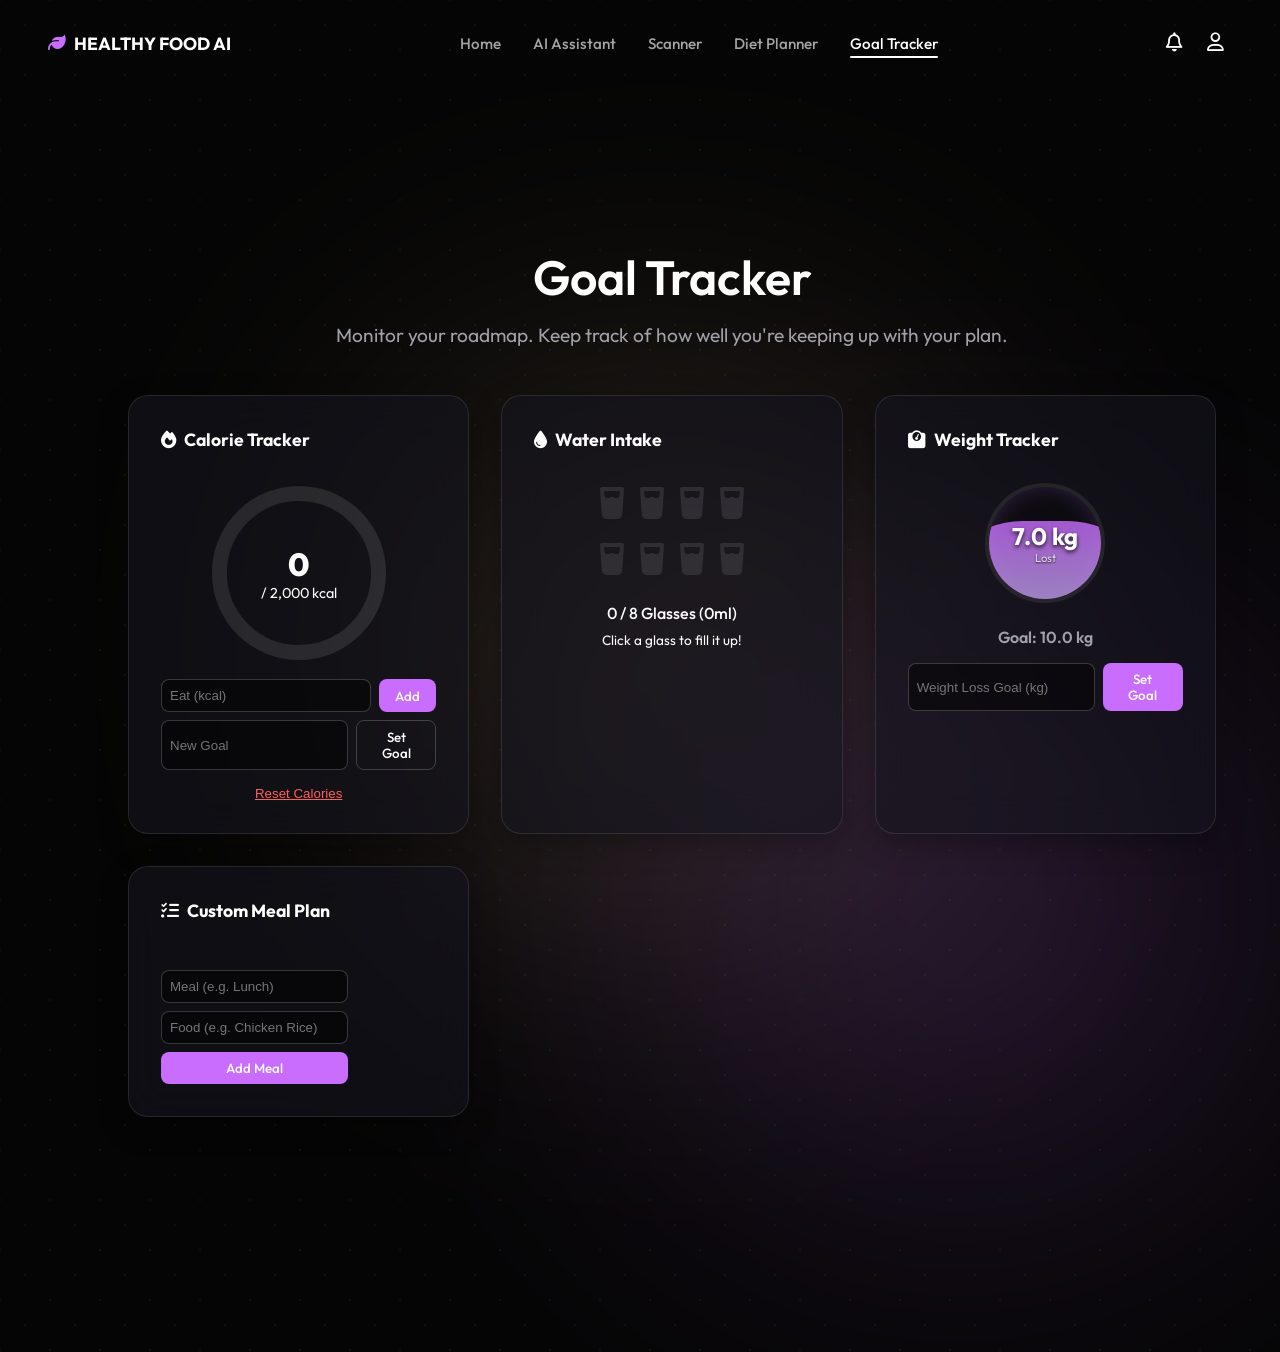
<file: frontend/goal_tracker.html>
<!DOCTYPE html>
<html lang="en">

<head>
    <meta charset="UTF-8">
    <meta name="viewport" content="width=device-width, initial-scale=1.0">
    <title>Healthy Food AI - Goal Tracker</title>
    <link rel="preconnect" href="https://fonts.googleapis.com">
    <link rel="preconnect" href="https://fonts.gstatic.com" crossorigin>
    <link href="https://fonts.googleapis.com/css2?family=Outfit:wght@300;400;500;600;700;800&display=swap"
        rel="stylesheet">
    <link rel="stylesheet" href="dashboard_new.css?v=14">
    <link rel="stylesheet" href="https://cdnjs.cloudflare.com/ajax/libs/font-awesome/6.4.0/css/all.min.css">
    <style>
        /* Base page styling since we are reusing dashboard_new.css */
        body {
            background-color: #050505;
            color: #fff;
            overflow-x: hidden;
            overflow-y: auto;
        }
        #app-wrapper {
            visibility: visible;
            opacity: 1;
        }
        .hero-section {
            margin-top: 8rem;
            display: flex;
            justify-content: center;
        }
        .progress-dashboard-section {
            width: 100%;
            max-width: 1200px;
        }
        @keyframes spin {
            from { transform: rotate(0deg); }
            to { transform: rotate(360deg); }
        }
        /* Make the grid adapt to 4 columns or 2 columns if screen is small */
        .tracker-grid {
            display: grid;
            grid-template-columns: repeat(auto-fit, minmax(280px, 1fr));
            gap: 2rem;
            width: 100%;
        }
    </style>
</head>

<body>
    <div id="app-wrapper">
        <div class="bg-blob blob-orange"></div>
        <div class="bg-blob blob-purple"></div>

        <!-- Top Navigation -->
        <nav class="top-nav">
            <div class="logo">
                <i class="fa-solid fa-leaf"></i>
                <span>HEALTHY FOOD AI</span>
            </div>

            <div class="nav-links">
                <a href="dashboard.html">Home</a>
                <a href="chat.html">AI Assistant</a>
                <a href="scanner.html">Scanner</a>
                <a href="planner.html">Diet Planner</a>
                <a href="goal_tracker.html" class="active">Goal Tracker</a>
            </div>

            <div class="nav-icons">
                <button><i class="fa-regular fa-bell"></i></button>
                <div class="profile-dropdown-container" style="position: relative; display: inline-block;">
                    <button class="nav-icon-btn profile-btn" style="background: none; border: none; color: inherit; font-size: 1.2rem; cursor: pointer; padding: 0.5rem;"><i class="fa-regular fa-user"></i></button>
                    <div class="profile-dropdown" style="display: none; position: absolute; right: 0; top: 100%; background: rgba(20,20,25,0.95); backdrop-filter: blur(10px); border: 1px solid rgba(255,255,255,0.1); border-radius: 12px; padding: 1rem; width: 220px; box-shadow: 0 10px 30px rgba(0,0,0,0.5); z-index: 9999; margin-top: 0.5rem; text-align: left;">
                        <div class="dropdown-header" style="border-bottom: 1px solid rgba(255,255,255,0.1); padding-bottom: 0.8rem; margin-bottom: 0.8rem;">
                            <strong class="dropdown-name" style="display: block; color: #fff; font-size: 1.1rem; margin-bottom: 0.2rem;">Loading...</strong>
                            <span class="dropdown-email" style="display: block; color: #a1a1aa; font-size: 0.9rem;"></span>
                        </div>
                        <a href="profile.html" style="display: block; color: #fff; text-decoration: none; padding: 0.5rem 0; font-size: 1rem; transition: color 0.2s;"><i class="fa-regular fa-id-card" style="margin-right: 8px;"></i> View Profile</a>
                        <a href="#" class="logout-btn" style="display: block; color: #ff5e5e; text-decoration: none; padding: 0.5rem 0; font-size: 1rem; transition: color 0.2s; margin-top: 0.3rem;"><i class="fa-solid fa-arrow-right-from-bracket" style="margin-right: 8px;"></i> Logout</a>
                    </div>
                </div>
            </div>
        </nav>

        <main class="hero-section">
            <div class="progress-dashboard-section" style="padding-bottom: 5rem;">
                <div class="options-header" style="text-align: center; margin-bottom: 3rem;">
                    <h2 style="font-size: 3rem; margin-bottom: 1rem;">Goal Tracker</h2>
                    <p style="color: #a1a1aa; font-size: 1.2rem;">Monitor your roadmap. Keep track of how well you're keeping up with your plan.</p>
                </div>
                
                <div class="tracker-grid">
                    <!-- Daily Calorie Goal -->
                    <div class="tracker-card glass-card" style="display: flex; flex-direction: column; align-items: center;">
                        <h3 style="align-self: flex-start;"><i class="fa-solid fa-fire"></i> Calorie Tracker</h3>
                        <div class="calorie-ring-container" style="margin-bottom: 1rem;">
                            <svg viewBox="0 0 36 36" class="circular-chart-tracker">
                                <path class="circle-bg" d="M18 2.0845 a 15.9155 15.9155 0 0 1 0 31.831 a 15.9155 15.9155 0 0 1 0 -31.831" fill="none" stroke="rgba(255,255,255,0.1)" stroke-width="3" />
                                <path id="cal-circle-fill" class="circle-fill" stroke-dasharray="0, 100" d="M18 2.0845 a 15.9155 15.9155 0 0 1 0 31.831 a 15.9155 15.9155 0 0 1 0 -31.831" fill="none" stroke="#c96dff" stroke-width="3" style="transition: stroke-dasharray 0.5s ease;" />
                            </svg>
                            <div class="calorie-text">
                                <span class="cal-number" id="cal-number">0</span>
                                <span class="cal-label">/ <span id="cal-goal">2000</span> kcal</span>
                            </div>
                        </div>
                        <div class="manual-input-group" style="width: 100%; display: flex; gap: 0.5rem; justify-content: space-between; margin-bottom: 0.5rem;">
                            <input type="number" id="cal-input" placeholder="Eat (kcal)" style="flex:1; padding: 0.5rem; border-radius: 8px; border: 1px solid rgba(255,255,255,0.2); background: rgba(0,0,0,0.5); color: #fff;">
                            <button id="add-cal-btn" class="btn-solid-purple" style="padding: 0.5rem 1rem; border-radius: 8px; border: none; cursor: pointer; color: #fff;">Add</button>
                        </div>
                        <div class="manual-input-group" style="width: 100%; display: flex; gap: 0.5rem; justify-content: space-between;">
                            <input type="number" id="goal-input" placeholder="New Goal" style="flex:1; padding: 0.5rem; border-radius: 8px; border: 1px solid rgba(255,255,255,0.2); background: rgba(0,0,0,0.5); color: #fff;">
                            <button id="set-goal-btn" class="btn-outline" style="padding: 0.5rem 1rem; border-radius: 8px; cursor: pointer;">Set Goal</button>
                        </div>
                        <button id="reset-cal-btn" style="margin-top: 1rem; background: none; border: none; color: #ff5e5e; cursor: pointer; text-decoration: underline;">Reset Calories</button>
                    </div>

                    <!-- Water Intake -->
                    <div class="tracker-card glass-card">
                        <h3><i class="fa-solid fa-droplet"></i> Water Intake</h3>
                        <div class="water-tracker" id="water-tracker-container">
                            <div class="water-glass"><i class="fa-solid fa-glass-water"></i></div>
                            <div class="water-glass"><i class="fa-solid fa-glass-water"></i></div>
                            <div class="water-glass"><i class="fa-solid fa-glass-water"></i></div>
                            <div class="water-glass"><i class="fa-solid fa-glass-water"></i></div>
                            <div class="water-glass"><i class="fa-solid fa-glass-water"></i></div>
                            <div class="water-glass"><i class="fa-solid fa-glass-water"></i></div>
                            <div class="water-glass"><i class="fa-solid fa-glass-water"></i></div>
                            <div class="water-glass"><i class="fa-solid fa-glass-water"></i></div>
                        </div>
                        <p class="water-status" id="water-status-text">0 / 8 Glasses (0ml)</p>
                        <p style="font-size: 0.85rem; color: var(--text-muted); text-align: center; margin-top: 0.5rem;">Click a glass to fill it up!</p>
                    </div>

                    <!-- Weight Loss Tracker -->
                    <div class="tracker-card glass-card" style="display: flex; flex-direction: column; align-items: center;">
                        <h3 style="align-self: flex-start;"><i class="fa-solid fa-weight-scale"></i> Weight Tracker</h3>
                        
                        <div class="fluid-container" style="position: relative; width: 120px; height: 120px; border-radius: 50%; border: 4px solid rgba(255,255,255,0.1); overflow: hidden; margin-bottom: 1.5rem; background: rgba(0,0,0,0.3); box-shadow: inset 0 0 20px rgba(201,109,255,0.2);">
                            <div class="fluid-wave" id="fluid-wave" style="position: absolute; top: var(--wave-y, 100%); left: -50%; width: 200%; height: 200%; background: linear-gradient(180deg, rgba(201,109,255,0.8) 0%, rgba(163,247,191,0.8) 100%); border-radius: 40%; --wave-y: 100%; transition: top 1.5s ease-in-out; animation: spin 4s linear infinite;"></div>
                            <div style="position: absolute; top: 0; left: 0; width: 100%; height: 100%; display: flex; flex-direction: column; justify-content: center; align-items: center; z-index: 2;">
                                <span id="weight-loss-text" style="font-size: 1.5rem; font-weight: 700; text-shadow: 0 2px 4px rgba(0,0,0,0.8);">0 kg</span>
                                <span id="weight-loss-label" style="font-size: 0.7rem; color: rgba(255,255,255,0.8); text-shadow: 0 1px 2px rgba(0,0,0,0.8);">Lost</span>
                            </div>
                        </div>
                        <div id="weight-goal-text-display" style="font-size: 1rem; color: #a1a1aa; font-weight: 600; text-align: center; margin-bottom: 1rem;">
                            Goal: 10.0 kg
                        </div>

                        <div class="manual-input-group" style="width: 100%; display: flex; gap: 0.5rem; justify-content: space-between;">
                            <input type="number" step="0.1" id="goal-weight-input" placeholder="Weight Loss Goal (kg)" style="flex:1; padding: 0.5rem; border-radius: 8px; border: 1px solid rgba(255,255,255,0.2); background: rgba(0,0,0,0.5); color: #fff;">
                            <button id="set-weight-goal-btn" class="btn-solid-purple" style="padding: 0.5rem 1rem; border-radius: 8px; border: none; cursor: pointer; color: #fff;">Set Goal</button>
                        </div>
                    </div>

                    <!-- Meal Checklist -->
                    <div class="tracker-card glass-card meal-tracker" style="display: flex; flex-direction: column;">
                        <h3><i class="fa-solid fa-list-check"></i> Custom Meal Plan</h3>
                        <div id="meal-list" style="flex: 1; overflow-y: auto; max-height: 200px; margin-bottom: 1rem; display: flex; flex-direction: column; gap: 0.5rem;">
                            <!-- Meals dynamically added here -->
                        </div>
                        <div class="manual-input-group" style="display: flex; flex-direction: column; gap: 0.5rem;">
                            <input type="text" id="meal-name-input" placeholder="Meal (e.g. Lunch)" style="padding: 0.5rem; border-radius: 8px; border: 1px solid rgba(255,255,255,0.2); background: rgba(0,0,0,0.5); color: #fff;">
                            <input type="text" id="meal-desc-input" placeholder="Food (e.g. Chicken Rice)" style="padding: 0.5rem; border-radius: 8px; border: 1px solid rgba(255,255,255,0.2); background: rgba(0,0,0,0.5); color: #fff;">
                            <button id="add-meal-btn" class="btn-solid-purple" style="padding: 0.5rem 1rem; border-radius: 8px; border: none; cursor: pointer; color: #fff;">Add Meal</button>
                        </div>
                    </div>
                </div>
            </div>
        </main>
    </div>
    
    <script src="https://cdnjs.cloudflare.com/ajax/libs/gsap/3.12.2/gsap.min.js"></script>
    <script src="nav_dropdown.js"></script>
    <script>
        document.addEventListener('DOMContentLoaded', () => {
            // Load state from localStorage or defaults
            let currentCals = parseInt(localStorage.getItem('hf_currentCals')) || 0;
            let goalCals = parseInt(localStorage.getItem('hf_goalCals')) || 2000;
            let currentWater = parseInt(localStorage.getItem('hf_currentWater')) || 0;
            let meals = JSON.parse(localStorage.getItem('hf_meals')) || [];

            // Calorie DOM
            const calNumber = document.getElementById('cal-number');
            const calGoal = document.getElementById('cal-goal');
            const calCircleFill = document.getElementById('cal-circle-fill');
            
            function updateCalorieUI() {
                calNumber.innerText = currentCals.toLocaleString();
                calGoal.innerText = goalCals.toLocaleString();
                let pct = Math.min(100, Math.max(0, (currentCals / goalCals) * 100));
                calCircleFill.setAttribute('stroke-dasharray', `${pct}, 100`);
                // Change color if over limit
                if(currentCals > goalCals) {
                    calCircleFill.setAttribute('stroke', 'var(--red)');
                } else {
                    calCircleFill.setAttribute('stroke', '#c96dff');
                }
                localStorage.setItem('hf_currentCals', currentCals);
                localStorage.setItem('hf_goalCals', goalCals);
            }

            document.getElementById('add-cal-btn').addEventListener('click', () => {
                const val = parseInt(document.getElementById('cal-input').value);
                if(val && !isNaN(val)) {
                    currentCals += val;
                    updateCalorieUI();
                    document.getElementById('cal-input').value = '';
                }
            });

            document.getElementById('set-goal-btn').addEventListener('click', () => {
                const val = parseInt(document.getElementById('goal-input').value);
                if(val && !isNaN(val) && val > 0) {
                    goalCals = val;
                    updateCalorieUI();
                    document.getElementById('goal-input').value = '';
                }
            });

            document.getElementById('reset-cal-btn').addEventListener('click', () => {
                currentCals = 0;
                updateCalorieUI();
            });

            // Water DOM
            const waterGlasses = document.querySelectorAll('.water-glass');
            const waterStatus = document.getElementById('water-status-text');

            function updateWaterUI() {
                waterGlasses.forEach((glass, i) => {
                    if (i < currentWater) {
                        glass.classList.add('filled');
                    } else {
                        glass.classList.remove('filled');
                    }
                });
                waterStatus.innerText = `${currentWater} / 8 Glasses (${currentWater * 250}ml)`;
                localStorage.setItem('hf_currentWater', currentWater);
            }

            waterGlasses.forEach((glass, index) => {
                glass.addEventListener('click', () => {
                    // If clicking the current exact level, unfill it (reduce by 1)
                    if (currentWater === index + 1) {
                        currentWater = index;
                    } else {
                        currentWater = index + 1;
                    }
                    updateWaterUI();
                    gsap.fromTo(glass, { scale: 0.8 }, { scale: 1.1, duration: 0.3, yoyo: true, repeat: 1 });
                });
            });

            // Meals DOM
            const mealList = document.getElementById('meal-list');
            
            function renderMeals() {
                mealList.innerHTML = '';
                meals.forEach((meal, i) => {
                    const div = document.createElement('div');
                    div.className = 'meal-check-item ' + (meal.completed ? 'completed' : '');
                    div.innerHTML = `
                        <i class="${meal.completed ? 'fa-solid fa-circle-check' : 'fa-regular fa-circle'}" style="cursor: pointer;"></i>
                        <div class="meal-info">
                            <span class="meal-name">${meal.name}</span>
                            <span class="meal-desc">${meal.desc}</span>
                        </div>
                        <i class="fa-solid fa-trash delete-meal-btn" style="margin-left: auto; color: var(--red); cursor: pointer; font-size: 0.9rem;" data-index="${i}"></i>
                    `;
                    
                    // Toggle completion
                    div.querySelector('.fa-circle, .fa-circle-check').addEventListener('click', () => {
                        meals[i].completed = !meals[i].completed;
                        saveAndRenderMeals();
                    });

                    // Delete meal
                    div.querySelector('.delete-meal-btn').addEventListener('click', (e) => {
                        e.stopPropagation();
                        meals.splice(i, 1);
                        saveAndRenderMeals();
                    });

                    mealList.appendChild(div);
                });
            }

            function saveAndRenderMeals() {
                localStorage.setItem('hf_meals', JSON.stringify(meals));
                renderMeals();
            }

            document.getElementById('add-meal-btn').addEventListener('click', () => {
                const name = document.getElementById('meal-name-input').value.trim();
                const desc = document.getElementById('meal-desc-input').value.trim();
                if(name) {
                    meals.push({ name, desc, completed: false });
                    saveAndRenderMeals();
                    document.getElementById('meal-name-input').value = '';
                    document.getElementById('meal-desc-input').value = '';
                }
            });

            // Weight Tracker DOM & Logic
            let startWeight = parseFloat(localStorage.getItem('hf_startWeight')) || 80;
            let goalWeight = parseFloat(localStorage.getItem('hf_goalWeight')) || 70;
            let currentWeight = parseFloat(localStorage.getItem('hf_currentWeight')) || 73;

            const currentWeightDisplay = document.getElementById('current-weight-display');
            const goalWeightDisplay = document.getElementById('goal-weight-display');
            const weightLossText = document.getElementById('weight-loss-text');
            const fluidWave = document.getElementById('fluid-wave');

            function updateWeightUI() {
                if (currentWeightDisplay) currentWeightDisplay.innerText = currentWeight > 0 ? currentWeight.toFixed(1) + ' kg' : '-- kg';
                if (goalWeightDisplay) goalWeightDisplay.innerText = goalWeight > 0 ? goalWeight.toFixed(1) + ' kg' : '-- kg';

                const goalTextDisplay = document.getElementById('weight-goal-text-display');

                if (startWeight > 0 && goalWeight > 0 && currentWeight > 0) {
                    let totalDiff = Math.abs(startWeight - goalWeight);
                    if (goalTextDisplay) goalTextDisplay.innerText = 'Goal: ' + totalDiff.toFixed(1) + ' kg';
                    let currentDiff = 0;
                    
                    const labelSpan = document.getElementById('weight-loss-label');
                    
                    if (startWeight > goalWeight) {
                        // Weight Loss
                        currentDiff = startWeight - currentWeight;
                        if(labelSpan) labelSpan.innerText = 'Lost';
                    } else if (goalWeight > startWeight) {
                        // Weight Gain
                        currentDiff = currentWeight - startWeight;
                        if(labelSpan) labelSpan.innerText = 'Gained';
                    }

                    if (totalDiff === 0) {
                        weightLossText.innerText = "0 kg";
                        fluidWave.style.setProperty('--wave-y', '100%');
                    } else {
                        // Ensure we don't show negative progress if they went the wrong way
                        let validDiff = Math.max(0, currentDiff);
                        weightLossText.innerText = validDiff.toFixed(1) + ' kg';
                        
                        let pct = Math.max(0, Math.min(100, (validDiff / totalDiff) * 100));
                        let waveY = 100 - pct;
                        fluidWave.style.setProperty('--wave-y', waveY + '%');
                    }
                } else {
                    weightLossText.innerText = "0 kg";
                    fluidWave.style.setProperty('--wave-y', '100%');
                    if (goalTextDisplay) goalTextDisplay.innerText = 'Goal: -- kg';
                }

                localStorage.setItem('hf_startWeight', startWeight);
                localStorage.setItem('hf_goalWeight', goalWeight);
                localStorage.setItem('hf_currentWeight', currentWeight);
            }

            document.getElementById('set-weight-goal-btn').addEventListener('click', () => {
                const val = parseFloat(document.getElementById('goal-weight-input').value);
                if (val && !isNaN(val) && val > 0) {
                    startWeight = 1000 + val;
                    goalWeight = 1000;
                    currentWeight = 1000 + (val * 0.3);
                    updateWeightUI();
                    document.getElementById('goal-weight-input').value = '';
                }
            });

            // Initial render
            updateCalorieUI();
            updateWaterUI();
            renderMeals();
            updateWeightUI();
        });
    </script>
</body>
</html>
</file>
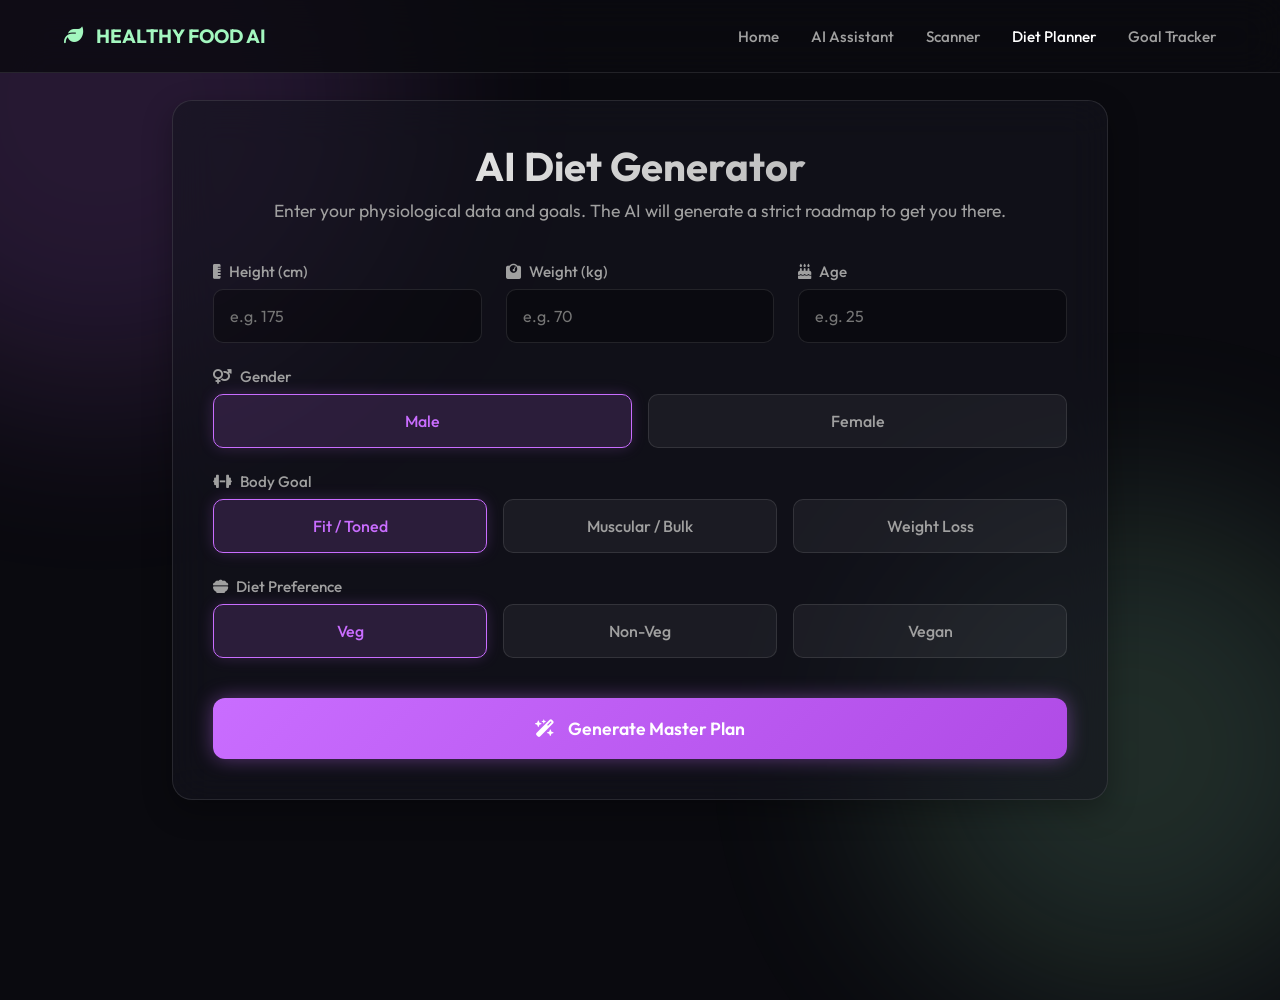
<file: frontend/planner.html>
<!DOCTYPE html>
<html lang="en">

<head>
    <meta charset="UTF-8">
    <meta name="viewport" content="width=device-width, initial-scale=1.0">
    <title>AI Diet Planner - Healthy Food</title>
    <link href="https://fonts.googleapis.com/css2?family=Outfit:wght@300;400;500;600;700;800&display=swap"
        rel="stylesheet">
    <link rel="stylesheet" href="planner.css">
    <link rel="stylesheet" href="https://cdnjs.cloudflare.com/ajax/libs/font-awesome/6.4.0/css/all.min.css">
    <script src="https://cdnjs.cloudflare.com/ajax/libs/gsap/3.12.2/gsap.min.js"></script>
</head>

<body>

    <!-- Top Navigation -->
    <nav class="top-nav">
        <div class="logo">
            <i class="fa-solid fa-leaf"></i>
            <span>HEALTHY FOOD AI</span>
        </div>
        <div class="nav-links">
            <a href="dashboard.html">Home</a>
            <a href="chat.html">AI Assistant</a>
            <a href="scanner.html">Scanner</a>
            <a href="planner.html" class="active">Diet Planner</a>
            <a href="goal_tracker.html">Goal Tracker</a>
        </div>
    </nav>

    <!-- Background Elements -->
    <div class="bg-blob blob-purple"></div>
    <div class="bg-blob blob-green"></div>

    <main class="planner-container">

        <!-- Input Form Section -->
        <section id="planner-form-section" class="glass-card form-section">
            <div class="header-titles">
                <h1>AI Diet Generator</h1>
                <p>Enter your physiological data and goals. The AI will generate a strict roadmap to get you there.</p>
            </div>

            <form id="diet-form">
                <div class="form-grid">
                    <!-- Basic Stats -->
                    <div class="input-group">
                        <label><i class="fa-solid fa-ruler-vertical"></i> Height (cm)</label>
                        <input type="number" id="height" placeholder="e.g. 175" required>
                    </div>
                    <div class="input-group">
                        <label><i class="fa-solid fa-weight-scale"></i> Weight (kg)</label>
                        <input type="number" id="weight" placeholder="e.g. 70" required>
                    </div>
                    <div class="input-group">
                        <label><i class="fa-solid fa-cake-candles"></i> Age</label>
                        <input type="number" id="age" placeholder="e.g. 25" required>
                    </div>

                    <!-- Gender Selection -->
                    <div class="input-group full-width">
                        <label><i class="fa-solid fa-venus-mars"></i> Gender</label>
                        <div class="btn-group" id="gender-group">
                            <button type="button" class="select-btn active" data-val="Male">Male</button>
                            <button type="button" class="select-btn" data-val="Female">Female</button>
                        </div>
                    </div>

                    <!-- Body Goal Selection -->
                    <div class="input-group full-width">
                        <label><i class="fa-solid fa-dumbbell"></i> Body Goal</label>
                        <div class="btn-group" id="goal-group">
                            <button type="button" class="select-btn active" data-val="Fit">Fit / Toned</button>
                            <button type="button" class="select-btn" data-val="Muscular">Muscular / Bulk</button>
                            <button type="button" class="select-btn" data-val="Weight Loss">Weight Loss</button>
                        </div>
                    </div>

                    <!-- Diet Type Selection -->
                    <div class="input-group full-width">
                        <label><i class="fa-solid fa-bowl-food"></i> Diet Preference</label>
                        <div class="btn-group" id="diet-group">
                            <button type="button" class="select-btn active" data-val="Vegetarian">Veg</button>
                            <button type="button" class="select-btn" data-val="Non-Vegetarian">Non-Veg</button>
                            <button type="button" class="select-btn" data-val="Vegan">Vegan</button>
                        </div>
                    </div>
                </div>

                <button type="submit" class="generate-btn glow-button">
                    <i class="fa-solid fa-wand-magic-sparkles"></i> Generate Master Plan
                </button>
            </form>
        </section>

        <!-- Loading State -->
        <section id="loading-section" class="hidden glass-card">
            <div class="loader-content">
                <div class="spinner"></div>
                <h2 id="loading-message">Calculating BMI and Basal Metabolic Rate...</h2>
                <div class="progress-bar">
                    <div class="progress-fill" id="progress-fill"></div>
                </div>
                <p id="loading-percent" class="percent-text">0%</p>
            </div>
        </section>

        <!-- Results Section -->
        <section id="results-section" class="hidden">

            <!-- Top BMI & Goal Row -->
            <div class="results-top">
                <div class="bmi-card glass-card">
                    <h3>Your BMI Status</h3>
                    <div class="bmi-gauge">
                        <svg viewBox="0 0 100 50" class="gauge-svg">
                            <path class="gauge-bg" d="M 10 50 A 40 40 0 0 1 90 50" fill="none" stroke="#ffffff1a"
                                stroke-width="8" />
                            <path class="gauge-fill" id="bmi-path" d="M 10 50 A 40 40 0 0 1 90 50" fill="none"
                                stroke="url(#gauge-gradient)" stroke-width="8" stroke-dasharray="125"
                                stroke-dashoffset="125" />
                            <defs>
                                <linearGradient id="gauge-gradient" x1="0%" y1="0%" x2="100%" y2="0%">
                                    <stop offset="0%" stop-color="#4CAF50" />
                                    <stop offset="50%" stop-color="#FFEB3B" />
                                    <stop offset="100%" stop-color="#F44336" />
                                </linearGradient>
                            </defs>
                        </svg>
                        <div class="bmi-value" id="bmi-number">22.5</div>
                    </div>
                    <p id="bmi-verdict" class="verdict-text">Normal Weight</p>
                </div>

                <div class="goal-card glass-card">
                    <h3><i class="fa-solid fa-bullseye"></i> AI Goal Directive</h3>
                    <p id="goal-alignment" class="directive-text">"You need to consume a high-protein surplus to hit
                        your muscular goals."</p>
                </div>
            </div>

            <!-- Daily Roadmap -->
            <h2 class="section-title">Your Daily Roadmap</h2>
            <div class="roadmap-grid">
                <div class="meal-card glass-card">
                    <div class="meal-icon"><i class="fa-solid fa-mug-hot"></i></div>
                    <h4>Breakfast</h4>
                    <p id="meal-breakfast">Loading...</p>
                </div>
                <div class="meal-card glass-card">
                    <div class="meal-icon"><i class="fa-solid fa-utensils"></i></div>
                    <h4>Lunch</h4>
                    <p id="meal-lunch">Loading...</p>
                </div>
                <div class="meal-card glass-card">
                    <div class="meal-icon"><i class="fa-solid fa-cookie-bite"></i></div>
                    <h4>Snack</h4>
                    <p id="meal-snack">Loading...</p>
                </div>
                <div class="meal-card glass-card">
                    <div class="meal-icon"><i class="fa-solid fa-bell-concierge"></i></div>
                    <h4>Dinner</h4>
                    <p id="meal-dinner">Loading...</p>
                </div>
            </div>

            <!-- Rules Grid -->
            <div class="rules-grid">
                <div class="rule-card glass-card positive">
                    <h3><i class="fa-solid fa-check-circle"></i> Mandatory Fuel</h3>
                    <ul id="mandatory-fuel">
                    </ul>
                </div>
                <div class="rule-card glass-card negative">
                    <h3><i class="fa-solid fa-ban"></i> Strictly Forbidden</h3>
                    <ul id="forbidden-fuel">
                    </ul>
                </div>
            </div>

            <button id="reset-btn" class="glow-button outline" style="margin-top: 2rem; width: 100%;">
                <i class="fa-solid fa-rotate-left"></i> Create New Plan
            </button>
        </section>

    </main>

    <script src="planner.js"></script>
    <script src="nav_dropdown.js"></script>
</body>

</html>
</file>
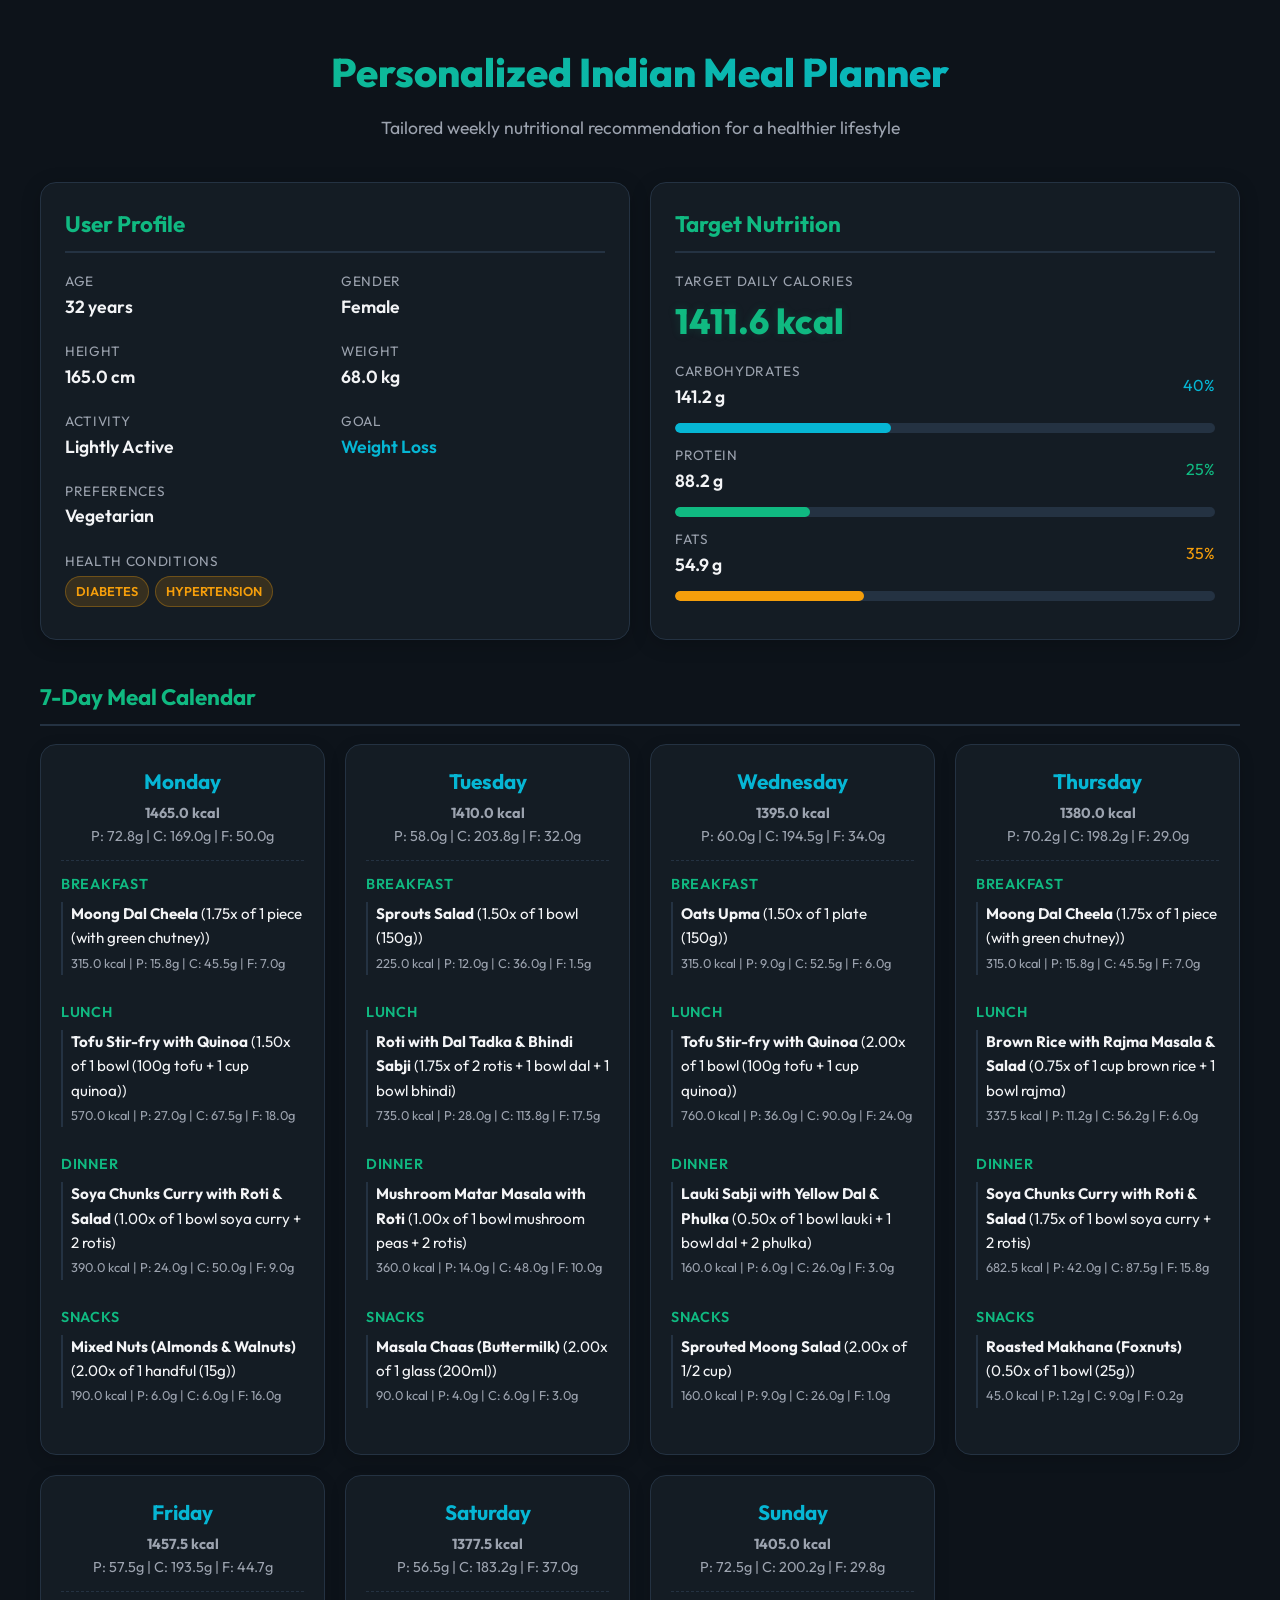
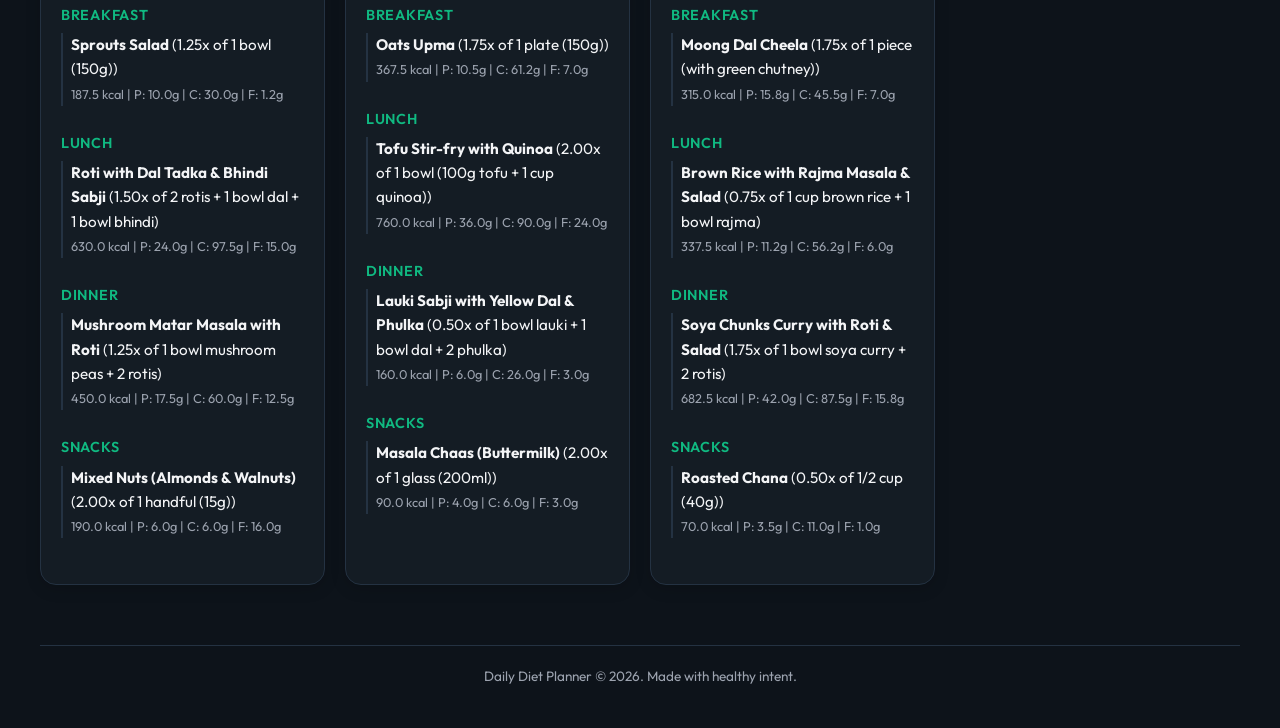
<file: Scource code/demo_meal_plan.html>
<!DOCTYPE html>
<html lang="en">
<head>
    <meta charset="UTF-8">
    <meta name="viewport" content="width=device-width, initial-scale=1.0">
    <title>Personalized Daily Diet Plan</title>
    <link href="https://fonts.googleapis.com/css2?family=Outfit:wght@300;400;600;800&display=swap" rel="stylesheet">
    <style>
        :root {
            --bg-color: #0d131a;
            --card-bg: #141c24;
            --text-primary: #f3f4f6;
            --text-secondary: #9ca3af;
            --primary: #10b981;
            --primary-glow: rgba(16, 185, 129, 0.15);
            --secondary: #06b6d4;
            --border-color: #243242;
            --accent-orange: #f59e0b;
        }

        * {
            box-sizing: border-box;
            margin: 0;
            padding: 0;
        }

        body {
            background-color: var(--bg-color);
            color: var(--text-primary);
            font-family: 'Outfit', sans-serif;
            line-height: 1.6;
            padding: 40px 20px;
        }

        .container {
            max-width: 1200px;
            margin: 0 auto;
        }

        header {
            text-align: center;
            margin-bottom: 40px;
        }

        h1 {
            font-size: 2.5rem;
            font-weight: 800;
            background: linear-gradient(135deg, var(--primary), var(--secondary));
            -webkit-background-clip: text;
            -webkit-text-fill-color: transparent;
            margin-bottom: 10px;
        }

        .subtitle {
            color: var(--text-secondary);
            font-size: 1.1rem;
        }

        .grid-profile {
            display: grid;
            grid-template-columns: repeat(auto-fit, minmax(300px, 1fr));
            gap: 20px;
            margin-bottom: 40px;
        }

        .profile-card, .targets-card {
            background-color: var(--card-bg);
            border: 1px solid var(--border-color);
            border-radius: 16px;
            padding: 24px;
            box-shadow: 0 4px 20px rgba(0, 0, 0, 0.2);
            transition: transform 0.2s ease, border-color 0.2s ease;
        }

        .profile-card:hover, .targets-card:hover {
            transform: translateY(-2px);
            border-color: var(--primary);
        }

        h2 {
            font-size: 1.4rem;
            margin-bottom: 18px;
            color: var(--primary);
            border-bottom: 2px solid var(--border-color);
            padding-bottom: 8px;
        }

        .profile-info {
            display: grid;
            grid-template-columns: repeat(2, 1fr);
            gap: 12px;
        }

        .info-item {
            margin-bottom: 8px;
        }

        .info-label {
            color: var(--text-secondary);
            font-size: 0.85rem;
            text-transform: uppercase;
            letter-spacing: 0.05em;
        }

        .info-value {
            font-size: 1.1rem;
            font-weight: 600;
        }

        .badge {
            display: inline-block;
            padding: 4px 10px;
            border-radius: 9999px;
            font-size: 0.8rem;
            font-weight: 600;
            text-transform: uppercase;
            margin-top: 4px;
            margin-right: 6px;
        }

        .badge-cond {
            background-color: rgba(245, 158, 11, 0.15);
            color: var(--accent-orange);
            border: 1px solid rgba(245, 158, 11, 0.3);
        }

        .badge-none {
            background-color: var(--border-color);
            color: var(--text-secondary);
        }

        .macro-row {
            display: flex;
            justify-content: space-between;
            align-items: center;
            margin-bottom: 12px;
        }

        .macro-bar-container {
            background-color: var(--border-color);
            height: 10px;
            border-radius: 9999px;
            width: 100%;
            overflow: hidden;
            margin-top: 4px;
        }

        .macro-bar {
            height: 100%;
            border-radius: 9999px;
        }

        .bar-carb { background-color: var(--secondary); }
        .bar-prot { background-color: var(--primary); }
        .bar-fat { background-color: var(--accent-orange); }

        .cal-highlight {
            font-size: 2.2rem;
            font-weight: 800;
            color: var(--primary);
            text-shadow: 0 0 10px var(--primary-glow);
            margin-bottom: 12px;
        }

        .weekly-grid {
            display: grid;
            grid-template-columns: repeat(auto-fit, minmax(250px, 1fr));
            gap: 20px;
            margin-bottom: 40px;
        }

        .day-card {
            background-color: var(--card-bg);
            border: 1px solid var(--border-color);
            border-radius: 16px;
            padding: 20px;
            box-shadow: 0 4px 15px rgba(0, 0, 0, 0.15);
            display: flex;
            flex-direction: column;
        }

        .day-header {
            font-size: 1.3rem;
            font-weight: 700;
            color: var(--secondary);
            margin-bottom: 4px;
            text-align: center;
        }

        .day-summary {
            text-align: center;
            font-size: 0.9rem;
            color: var(--text-secondary);
            padding-bottom: 12px;
            border-bottom: 1px dashed var(--border-color);
            margin-bottom: 12px;
        }

        .meal-section {
            margin-bottom: 16px;
        }

        .meal-title {
            font-size: 0.9rem;
            font-weight: 600;
            text-transform: uppercase;
            color: var(--primary);
            letter-spacing: 0.05em;
            margin-bottom: 6px;
        }

        .food-item {
            font-size: 0.95rem;
            margin-bottom: 10px;
            border-left: 2px solid var(--border-color);
            padding-left: 8px;
        }

        .food-macros {
            font-size: 0.8rem;
            color: var(--text-secondary);
        }

        footer {
            text-align: center;
            color: var(--text-secondary);
            font-size: 0.85rem;
            margin-top: 60px;
            border-top: 1px solid var(--border-color);
            padding-top: 20px;
        }

        @media (max-width: 768px) {
            body {
                padding: 20px 10px;
            }
            h1 {
                font-size: 2rem;
            }
        }
    </style>
</head>
<body>
    <div class="container">
        <header>
            <h1>Personalized Indian Meal Planner</h1>
            <p class="subtitle">Tailored weekly nutritional recommendation for a healthier lifestyle</p>
        </header>

        <section class="grid-profile">
            <!-- Profile Info -->
            <div class="profile-card">
                <h2>User Profile</h2>
                <div class="profile-info">
                    <div class="info-item">
                        <div class="info-label">Age</div>
                        <div class="info-value">32 years</div>
                    </div>
                    <div class="info-item">
                        <div class="info-label">Gender</div>
                        <div class="info-value">Female</div>
                    </div>
                    <div class="info-item">
                        <div class="info-label">Height</div>
                        <div class="info-value">165.0 cm</div>
                    </div>
                    <div class="info-item">
                        <div class="info-label">Weight</div>
                        <div class="info-value">68.0 kg</div>
                    </div>
                    <div class="info-item">
                        <div class="info-label">Activity</div>
                        <div class="info-value">Lightly Active</div>
                    </div>
                    <div class="info-item">
                        <div class="info-label">Goal</div>
                        <div class="info-value" style="color: var(--secondary);">Weight Loss</div>
                    </div>
                    <div class="info-item" style="grid-column: span 2;">
                        <div class="info-label">Preferences</div>
                        <div class="info-value">Vegetarian</div>
                    </div>
                    <div class="info-item" style="grid-column: span 2;">
                        <div class="info-label">Health Conditions</div>
                        <div><span class="badge badge-cond">Diabetes</span><span class="badge badge-cond">Hypertension</span></div>
                    </div>
                </div>
            </div>

            <!-- Target Info -->
            <div class="targets-card">
                <h2>Target Nutrition</h2>
                <div class="info-label">Target Daily Calories</div>
                <div class="cal-highlight">1411.6 kcal</div>
                
                <div class="macro-row">
                    <div>
                        <div class="info-label">Carbohydrates</div>
                        <div class="info-value">141.2 g</div>
                    </div>
                    <span style="color: var(--secondary)">40%</span>
                </div>
                <div class="macro-bar-container" style="margin-bottom: 12px;">
                    <div class="macro-bar bar-carb" style="width: 40%"></div>
                </div>

                <div class="macro-row">
                    <div>
                        <div class="info-label">Protein</div>
                        <div class="info-value">88.2 g</div>
                    </div>
                    <span style="color: var(--primary)">25%</span>
                </div>
                <div class="macro-bar-container" style="margin-bottom: 12px;">
                    <div class="macro-bar bar-prot" style="width: 25%"></div>
                </div>

                <div class="macro-row">
                    <div>
                        <div class="info-label">Fats</div>
                        <div class="info-value">54.9 g</div>
                    </div>
                    <span style="color: var(--accent-orange)">35%</span>
                </div>
                <div class="macro-bar-container">
                    <div class="macro-bar bar-fat" style="width: 35%"></div>
                </div>
            </div>
        </section>

        <h2>7-Day Meal Calendar</h2>
        <section class="weekly-grid">
            
        <div class="day-card">
            <div class="day-header">Monday</div>
            <div class="day-summary">
                <strong>1465.0 kcal</strong><br>
                P: 72.8g | C: 169.0g | F: 50.0g
            </div>
            <div class="meal-section">
                <div class="meal-title">Breakfast</div>
                <div class="food-item"><strong>Moong Dal Cheela</strong> (1.75x of 1 piece (with green chutney))<br><span class="food-macros">315.0 kcal | P: 15.8g | C: 45.5g | F: 7.0g</span></div>
            </div>
            <div class="meal-section">
                <div class="meal-title">Lunch</div>
                <div class="food-item"><strong>Tofu Stir-fry with Quinoa</strong> (1.50x of 1 bowl (100g tofu + 1 cup quinoa))<br><span class="food-macros">570.0 kcal | P: 27.0g | C: 67.5g | F: 18.0g</span></div>
            </div>
            <div class="meal-section">
                <div class="meal-title">Dinner</div>
                <div class="food-item"><strong>Soya Chunks Curry with Roti & Salad</strong> (1.00x of 1 bowl soya curry + 2 rotis)<br><span class="food-macros">390.0 kcal | P: 24.0g | C: 50.0g | F: 9.0g</span></div>
            </div>
            <div class="meal-section">
                <div class="meal-title">Snacks</div>
                <div class="food-item"><strong>Mixed Nuts (Almonds & Walnuts)</strong> (2.00x of 1 handful (15g))<br><span class="food-macros">190.0 kcal | P: 6.0g | C: 6.0g | F: 16.0g</span></div>
            </div>
        </div>
        
        <div class="day-card">
            <div class="day-header">Tuesday</div>
            <div class="day-summary">
                <strong>1410.0 kcal</strong><br>
                P: 58.0g | C: 203.8g | F: 32.0g
            </div>
            <div class="meal-section">
                <div class="meal-title">Breakfast</div>
                <div class="food-item"><strong>Sprouts Salad</strong> (1.50x of 1 bowl (150g))<br><span class="food-macros">225.0 kcal | P: 12.0g | C: 36.0g | F: 1.5g</span></div>
            </div>
            <div class="meal-section">
                <div class="meal-title">Lunch</div>
                <div class="food-item"><strong>Roti with Dal Tadka & Bhindi Sabji</strong> (1.75x of 2 rotis + 1 bowl dal + 1 bowl bhindi)<br><span class="food-macros">735.0 kcal | P: 28.0g | C: 113.8g | F: 17.5g</span></div>
            </div>
            <div class="meal-section">
                <div class="meal-title">Dinner</div>
                <div class="food-item"><strong>Mushroom Matar Masala with Roti</strong> (1.00x of 1 bowl mushroom peas + 2 rotis)<br><span class="food-macros">360.0 kcal | P: 14.0g | C: 48.0g | F: 10.0g</span></div>
            </div>
            <div class="meal-section">
                <div class="meal-title">Snacks</div>
                <div class="food-item"><strong>Masala Chaas (Buttermilk)</strong> (2.00x of 1 glass (200ml))<br><span class="food-macros">90.0 kcal | P: 4.0g | C: 6.0g | F: 3.0g</span></div>
            </div>
        </div>
        
        <div class="day-card">
            <div class="day-header">Wednesday</div>
            <div class="day-summary">
                <strong>1395.0 kcal</strong><br>
                P: 60.0g | C: 194.5g | F: 34.0g
            </div>
            <div class="meal-section">
                <div class="meal-title">Breakfast</div>
                <div class="food-item"><strong>Oats Upma</strong> (1.50x of 1 plate (150g))<br><span class="food-macros">315.0 kcal | P: 9.0g | C: 52.5g | F: 6.0g</span></div>
            </div>
            <div class="meal-section">
                <div class="meal-title">Lunch</div>
                <div class="food-item"><strong>Tofu Stir-fry with Quinoa</strong> (2.00x of 1 bowl (100g tofu + 1 cup quinoa))<br><span class="food-macros">760.0 kcal | P: 36.0g | C: 90.0g | F: 24.0g</span></div>
            </div>
            <div class="meal-section">
                <div class="meal-title">Dinner</div>
                <div class="food-item"><strong>Lauki Sabji with Yellow Dal & Phulka</strong> (0.50x of 1 bowl lauki + 1 bowl dal + 2 phulka)<br><span class="food-macros">160.0 kcal | P: 6.0g | C: 26.0g | F: 3.0g</span></div>
            </div>
            <div class="meal-section">
                <div class="meal-title">Snacks</div>
                <div class="food-item"><strong>Sprouted Moong Salad</strong> (2.00x of 1/2 cup)<br><span class="food-macros">160.0 kcal | P: 9.0g | C: 26.0g | F: 1.0g</span></div>
            </div>
        </div>
        
        <div class="day-card">
            <div class="day-header">Thursday</div>
            <div class="day-summary">
                <strong>1380.0 kcal</strong><br>
                P: 70.2g | C: 198.2g | F: 29.0g
            </div>
            <div class="meal-section">
                <div class="meal-title">Breakfast</div>
                <div class="food-item"><strong>Moong Dal Cheela</strong> (1.75x of 1 piece (with green chutney))<br><span class="food-macros">315.0 kcal | P: 15.8g | C: 45.5g | F: 7.0g</span></div>
            </div>
            <div class="meal-section">
                <div class="meal-title">Lunch</div>
                <div class="food-item"><strong>Brown Rice with Rajma Masala & Salad</strong> (0.75x of 1 cup brown rice + 1 bowl rajma)<br><span class="food-macros">337.5 kcal | P: 11.2g | C: 56.2g | F: 6.0g</span></div>
            </div>
            <div class="meal-section">
                <div class="meal-title">Dinner</div>
                <div class="food-item"><strong>Soya Chunks Curry with Roti & Salad</strong> (1.75x of 1 bowl soya curry + 2 rotis)<br><span class="food-macros">682.5 kcal | P: 42.0g | C: 87.5g | F: 15.8g</span></div>
            </div>
            <div class="meal-section">
                <div class="meal-title">Snacks</div>
                <div class="food-item"><strong>Roasted Makhana (Foxnuts)</strong> (0.50x of 1 bowl (25g))<br><span class="food-macros">45.0 kcal | P: 1.2g | C: 9.0g | F: 0.2g</span></div>
            </div>
        </div>
        
        <div class="day-card">
            <div class="day-header">Friday</div>
            <div class="day-summary">
                <strong>1457.5 kcal</strong><br>
                P: 57.5g | C: 193.5g | F: 44.7g
            </div>
            <div class="meal-section">
                <div class="meal-title">Breakfast</div>
                <div class="food-item"><strong>Sprouts Salad</strong> (1.25x of 1 bowl (150g))<br><span class="food-macros">187.5 kcal | P: 10.0g | C: 30.0g | F: 1.2g</span></div>
            </div>
            <div class="meal-section">
                <div class="meal-title">Lunch</div>
                <div class="food-item"><strong>Roti with Dal Tadka & Bhindi Sabji</strong> (1.50x of 2 rotis + 1 bowl dal + 1 bowl bhindi)<br><span class="food-macros">630.0 kcal | P: 24.0g | C: 97.5g | F: 15.0g</span></div>
            </div>
            <div class="meal-section">
                <div class="meal-title">Dinner</div>
                <div class="food-item"><strong>Mushroom Matar Masala with Roti</strong> (1.25x of 1 bowl mushroom peas + 2 rotis)<br><span class="food-macros">450.0 kcal | P: 17.5g | C: 60.0g | F: 12.5g</span></div>
            </div>
            <div class="meal-section">
                <div class="meal-title">Snacks</div>
                <div class="food-item"><strong>Mixed Nuts (Almonds & Walnuts)</strong> (2.00x of 1 handful (15g))<br><span class="food-macros">190.0 kcal | P: 6.0g | C: 6.0g | F: 16.0g</span></div>
            </div>
        </div>
        
        <div class="day-card">
            <div class="day-header">Saturday</div>
            <div class="day-summary">
                <strong>1377.5 kcal</strong><br>
                P: 56.5g | C: 183.2g | F: 37.0g
            </div>
            <div class="meal-section">
                <div class="meal-title">Breakfast</div>
                <div class="food-item"><strong>Oats Upma</strong> (1.75x of 1 plate (150g))<br><span class="food-macros">367.5 kcal | P: 10.5g | C: 61.2g | F: 7.0g</span></div>
            </div>
            <div class="meal-section">
                <div class="meal-title">Lunch</div>
                <div class="food-item"><strong>Tofu Stir-fry with Quinoa</strong> (2.00x of 1 bowl (100g tofu + 1 cup quinoa))<br><span class="food-macros">760.0 kcal | P: 36.0g | C: 90.0g | F: 24.0g</span></div>
            </div>
            <div class="meal-section">
                <div class="meal-title">Dinner</div>
                <div class="food-item"><strong>Lauki Sabji with Yellow Dal & Phulka</strong> (0.50x of 1 bowl lauki + 1 bowl dal + 2 phulka)<br><span class="food-macros">160.0 kcal | P: 6.0g | C: 26.0g | F: 3.0g</span></div>
            </div>
            <div class="meal-section">
                <div class="meal-title">Snacks</div>
                <div class="food-item"><strong>Masala Chaas (Buttermilk)</strong> (2.00x of 1 glass (200ml))<br><span class="food-macros">90.0 kcal | P: 4.0g | C: 6.0g | F: 3.0g</span></div>
            </div>
        </div>
        
        <div class="day-card">
            <div class="day-header">Sunday</div>
            <div class="day-summary">
                <strong>1405.0 kcal</strong><br>
                P: 72.5g | C: 200.2g | F: 29.8g
            </div>
            <div class="meal-section">
                <div class="meal-title">Breakfast</div>
                <div class="food-item"><strong>Moong Dal Cheela</strong> (1.75x of 1 piece (with green chutney))<br><span class="food-macros">315.0 kcal | P: 15.8g | C: 45.5g | F: 7.0g</span></div>
            </div>
            <div class="meal-section">
                <div class="meal-title">Lunch</div>
                <div class="food-item"><strong>Brown Rice with Rajma Masala & Salad</strong> (0.75x of 1 cup brown rice + 1 bowl rajma)<br><span class="food-macros">337.5 kcal | P: 11.2g | C: 56.2g | F: 6.0g</span></div>
            </div>
            <div class="meal-section">
                <div class="meal-title">Dinner</div>
                <div class="food-item"><strong>Soya Chunks Curry with Roti & Salad</strong> (1.75x of 1 bowl soya curry + 2 rotis)<br><span class="food-macros">682.5 kcal | P: 42.0g | C: 87.5g | F: 15.8g</span></div>
            </div>
            <div class="meal-section">
                <div class="meal-title">Snacks</div>
                <div class="food-item"><strong>Roasted Chana</strong> (0.50x of 1/2 cup (40g))<br><span class="food-macros">70.0 kcal | P: 3.5g | C: 11.0g | F: 1.0g</span></div>
            </div>
        </div>
        
        </section>

        <footer>
            <p>Daily Diet Planner &copy; 2026. Made with healthy intent.</p>
        </footer>
    </div>
</body>
</html>
</file>
<file: frontend/dashboard_new.css>
:root {
    --bg-color: #030303;
    --text-dark: #ffffff;
    --text-light: #a3a3a3;
    --purple: #c96dff;
    --purple-hover: #b445ff;
    --prompt-bg: rgba(255, 255, 255, 0.08);
}

* {
    box-sizing: border-box;
    margin: 0;
    padding: 0;
}

body {
    font-family: 'Outfit', sans-serif;
    background-color: #030303;
    background-image: 
        radial-gradient(rgba(255, 255, 255, 0.04) 1px, transparent 1px),
        radial-gradient(rgba(255, 255, 255, 0.04) 1px, transparent 1px);
    background-size: 50px 50px;
    background-position: 0 0, 25px 25px;
    color: var(--text-dark);
    overflow: hidden;
    /* Prevent scrolling during intro */
    height: 100vh;
}

/* --- INTRO ANIMATION --- */
#intro-container {
    position: fixed;
    inset: 0;
    background: #000;
    z-index: 9998;
    display: flex;
    justify-content: center;
    align-items: center;
}

#webgl-container {
    position: fixed;
    inset: 0;
    z-index: 9999;
    /* allow clicks on the canvas */
    pointer-events: auto;
}

#intro-flash {
    position: absolute;
    inset: 0;
    background: #fff;
    opacity: 0;
    pointer-events: none;
    mix-blend-mode: overlay;
    z-index: 10000;
}

/* --- APP WRAPPER --- */
#app-wrapper {
    position: relative;
    z-index: 10;
    width: 100%;
    min-height: 100vh;
    background-color: transparent;
    opacity: 0;
    visibility: hidden;
    overflow: visible;
}



/* Massive Gradient Blobs */
.bg-blob {
    position: absolute;
    border-radius: 50%;
    filter: blur(140px);
    z-index: 0;
    opacity: 0.25;
    pointer-events: none;
}

@keyframes float-blob1 {
    0%, 100% { transform: translate(0, 0) scale(1); }
    33% { transform: translate(150px, 100px) scale(1.1); }
    66% { transform: translate(-100px, 150px) scale(0.9); }
}

@keyframes float-blob2 {
    0%, 100% { transform: translate(0, 0) scale(1); }
    33% { transform: translate(-150px, -100px) scale(1.1); }
    66% { transform: translate(100px, -150px) scale(0.9); }
}

.blob-orange {
    width: 800px;
    height: 800px;
    background: radial-gradient(circle, #ffd4a3 0%, rgba(255, 212, 163, 0) 70%);
    top: 20%;
    left: 20%;
    animation: float-blob1 25s infinite ease-in-out;
}

.blob-purple {
    width: 900px;
    height: 900px;
    background: radial-gradient(circle, #c96dff 0%, rgba(201, 109, 255, 0) 70%);
    bottom: -10%;
    right: -10%;
    animation: float-blob2 30s infinite ease-in-out;
}

/* Ambient Mouse Glow Tracker */
#cursor-glow {
    position: fixed;
    top: 0;
    left: 0;
    width: 600px;
    height: 600px;
    background: radial-gradient(circle, rgba(201, 109, 255, 0.08) 0%, rgba(201, 109, 255, 0) 70%);
    border-radius: 50%;
    transform: translate(-50%, -50%);
    pointer-events: none;
    z-index: 1; /* Below content */
    mix-blend-mode: screen;
}

/* Floating Space-filling Badges */
.floating-elements {
    position: absolute;
    inset: 0;
    pointer-events: none;
    z-index: 5; /* Behind hero content */
}

.float-badge {
    position: absolute;
    padding: 0.6rem 1.2rem;
    background: rgba(255, 255, 255, 0.03);
    border: 1px solid rgba(255, 255, 255, 0.08);
    border-radius: 30px;
    backdrop-filter: blur(8px);
    color: #a3a3a3;
    font-size: 0.85rem;
    display: flex;
    align-items: center;
    gap: 0.6rem;
    box-shadow: 0 4px 15px rgba(0,0,0,0.2);
    animation: floating-badge 4s infinite ease-in-out alternate;
}

.float-badge i {
    color: var(--purple);
}

.b-1 { top: 18%; right: 12%; animation-delay: 0s; }
.b-2 { top: 70%; right: 15%; animation-delay: 1.5s; }
.b-3 { top: 25%; left: 45%; animation-delay: 0.8s; }
.b-4 { top: 80%; left: 8%; animation-delay: 2.2s; }

@keyframes floating-badge {
    0% { transform: translateY(0); }
    100% { transform: translateY(-15px); }
}

/* --- NAVBAR --- */
.top-nav {
    position: relative;
    z-index: 10;
    display: flex;
    justify-content: space-between;
    align-items: center;
    padding: 1.5rem 3rem;
    border-bottom: 1px solid rgba(0, 0, 0, 0.05);
}

.logo {
    display: flex;
    align-items: center;
    gap: 0.5rem;
    font-weight: 700;
    font-size: 1.1rem;
    color: var(--text-dark);
}

.logo i {
    color: var(--purple);
}

.nav-links {
    display: flex;
    gap: 2rem;
}

.nav-links a {
    text-decoration: none;
    color: var(--text-light);
    font-weight: 500;
    font-size: 0.95rem;
    transition: color 0.2s;
}

.nav-links a:hover,
.nav-links a.active {
    color: var(--text-dark);
}

.nav-links a.active {
    position: relative;
}

.nav-links a.active::after {
    content: '';
    position: absolute;
    bottom: -5px;
    left: 0;
    width: 100%;
    height: 2px;
    background: var(--text-dark);
    border-radius: 2px;
}

.nav-icons {
    display: flex;
    gap: 1rem;
}

.nav-icons button {
    background: none;
    border: none;
    font-size: 1.2rem;
    color: var(--text-dark);
    cursor: pointer;
}

/* --- HERO CONTENT --- */
.hero-section {
    position: relative;
    z-index: 10;
    display: flex;
    flex-direction: column;
    justify-content: center;
    align-items: flex-start;
    padding: 2rem 4rem 2rem 8rem; /* Added left padding for 'tab space' indent */
    min-height: 100vh;
}

/* --- OPTIONS SECTION --- */
.options-section {
    position: relative;
    z-index: 10;
    width: 100%;
    display: flex;
    flex-direction: column;
    align-items: center;
    justify-content: center;
    margin-top: 3rem;
}

.options-header {
    text-align: center;
    margin-bottom: 2rem;
}

.options-header h2 {
    font-size: 1.8rem;
    font-weight: 600;
    color: #ffffff;
    margin-bottom: 0.5rem;
}

.options-header p {
    font-size: 0.95rem;
    color: #a3a3a3;
}

.options-grid {
    display: flex;
    gap: 1.5rem;
    max-width: 950px;
    width: 100%;
    padding: 0 2rem;
    justify-content: center;
}

.option-card {
    background: rgba(255, 255, 255, 0.05);
    backdrop-filter: blur(20px);
    -webkit-backdrop-filter: blur(20px);
    border: 1px solid rgba(255, 255, 255, 0.15);
    border-radius: 16px;
    overflow: hidden;
    flex: 1;
    display: flex;
    flex-direction: column;
    box-shadow: 0 8px 32px rgba(31, 38, 135, 0.05);
    transition: transform 0.3s ease, box-shadow 0.3s ease, border-color 0.3s ease;
    text-decoration: none;
    color: var(--text-dark);
    min-width: 0; /* allows text truncation if needed */
    min-height: 380px;
}

.option-card:hover {
    transform: translateY(-8px);
    box-shadow: 0 15px 35px rgba(201, 109, 255, 0.15);
    border-color: rgba(201, 109, 255, 0.4);
}

.option-image {
    height: 180px;
    background-size: cover;
    background-position: center;
}

/* Stock image placeholders */
.img-1 { background-image: url('https://images.unsplash.com/photo-1512621776951-a57141f2eefd?w=500&q=80'); }
.img-2 { background-image: url('https://images.unsplash.com/photo-1490818387583-1b5ba4597d6a?w=500&q=80'); }
.img-3 { background-image: url('https://images.unsplash.com/photo-1476480862126-209bfaa8edc8?w=500&q=80'); }
.img-4 { background-image: url('https://images.unsplash.com/photo-1556910103-1c02745aae4d?w=500&q=80'); }

.option-content {
    padding: 1.25rem;
    display: flex;
    flex-direction: column;
    flex-grow: 1;
}

.option-content h3 {
    font-size: 1.05rem;
    font-weight: 600;
    margin-bottom: 0.5rem;
    color: #ffffff;
}

.option-content p {
    font-size: 0.85rem;
    color: #a3a3a3;
    line-height: 1.4;
    margin-bottom: 1.5rem;
    flex-grow: 1;
}

.option-link {
    font-size: 0.85rem;
    font-weight: 600;
    color: #e0e0e0;
    display: flex;
    align-items: center;
    gap: 0.5rem;
    text-decoration: none;
    margin-top: auto;
    transition: color 0.3s;
}

.option-card:hover .option-link {
    color: #8b3dff;
}

.option-link i {
    transition: transform 0.2s;
}

.option-card:hover .option-link i {
    transform: translateX(4px);
}

.hero-content {
    max-width: 600px;
    display: flex;
    flex-direction: column;
    align-items: flex-start;
    text-align: left;
    margin-bottom: 2rem;
}

.eyebrow {
    font-size: 0.75rem;
    font-weight: 700;
    letter-spacing: 1px;
    color: #c96dff;
    text-transform: uppercase;
    margin-bottom: 1rem;
}

.hero-title {
    font-size: 4.5rem;
    font-weight: 700;
    line-height: 1.1;
    color: #ffffff;
    margin-bottom: 1.5rem;
    letter-spacing: -1px;
}

.hero-desc {
    font-size: 1.15rem;
    color: var(--text-light);
    line-height: 1.6;
    margin-bottom: 3rem;
    max-width: 80%;
}

/* --- PROMPT BAR --- */
.prompt-bar {
    background: var(--prompt-bg);
    border-radius: 50px;
    padding: 0.5rem 0.5rem 0.5rem 1.5rem;
    display: flex;
    align-items: center;
    justify-content: space-between;
    box-shadow: 0 10px 30px rgba(0, 0, 0, 0.05);
    margin-bottom: 2rem;
    width: 100%;
    max-width: 700px;
}

.prompt-input-wrapper {
    display: flex;
    align-items: center;
    gap: 1rem;
    flex: 1;
}

.prompt-input-wrapper i.text-purple {
    color: var(--purple);
}

.prompt-input-wrapper input {
    border: none;
    background: transparent;
    font-family: 'Outfit', sans-serif;
    font-size: 1rem;
    color: var(--text-dark);
    width: 100%;
    outline: none;
}

.prompt-input-wrapper input::placeholder {
    color: #a3957f;
}

.prompt-actions {
    display: flex;
    align-items: center;
    gap: 0.5rem;
}

.icon-btn {
    background: transparent;
    border: none;
    font-size: 1.1rem;
    color: #888;
    cursor: pointer;
    width: 36px;
    height: 36px;
    border-radius: 50%;
    display: flex;
    align-items: center;
    justify-content: center;
}

.icon-btn:hover {
    background: rgba(255, 255, 255, 0.1);
    color: #ffffff;
}

.ai-mode-btn {
    background: transparent;
    border: none;
    font-family: inherit;
    font-size: 0.9rem;
    font-weight: 600;
    color: var(--text-dark);
    cursor: pointer;
    display: flex;
    align-items: center;
    gap: 0.4rem;
    padding: 0 0.5rem;
}

.send-btn {
    background: var(--purple);
    color: #fff;
    border: none;
    font-family: inherit;
    font-weight: 600;
    padding: 0.8rem 1.5rem;
    border-radius: 30px;
    cursor: pointer;
    display: flex;
    align-items: center;
    gap: 0.5rem;
    transition: background 0.2s;
}

.send-btn:hover {
    background: var(--purple-hover);
}

/* --- QUICK ACTIONS --- */
.quick-actions {
    display: flex;
    justify-content: flex-start;
    gap: 1rem;
    margin-top: 1rem;
}

.btn-solid-purple {
    background: var(--purple);
    color: #fff;
    border: none;
    font-family: inherit;
    font-weight: 500;
    padding: 0.8rem 1.5rem;
    border-radius: 12px;
    cursor: pointer;
    transition: all 0.2s;
}

.btn-solid-purple:hover {
    background: var(--purple-hover);
    transform: translateY(-2px);
}

.btn-outline {
    background: transparent;
    color: #ffffff;
    border: 1px solid rgba(255, 255, 255, 0.2);
    font-family: inherit;
    font-weight: 500;
    padding: 0.8rem 1.5rem;
    border-radius: 12px;
    cursor: pointer;
    transition: all 0.2s;
}

.btn-outline:hover {
    background: rgba(255, 255, 255, 0.05);
}

/* PROGRESS DASHBOARD TRACKER */
.tracker-grid {
    display: grid;
    grid-template-columns: repeat(3, 1fr);
    gap: 1.5rem;
    margin-top: 2rem;
}

.tracker-card {
    display: flex;
    flex-direction: column;
    align-items: center;
    background: rgba(20, 20, 30, 0.6);
    border: 1px solid rgba(255, 255, 255, 0.1);
    border-radius: 20px;
    padding: 2rem;
    backdrop-filter: blur(20px);
    box-shadow: 0 10px 30px rgba(0,0,0,0.3);
}

.tracker-card h3 {
    width: 100%;
    text-align: left;
    margin-bottom: 2rem;
    color: var(--text-muted);
    font-size: 1.1rem;
    display: flex;
    align-items: center;
    gap: 0.5rem;
}

/* Calorie Ring */
.calorie-ring-container {
    position: relative;
    width: 180px;
    height: 180px;
}
.circular-chart-tracker {
    width: 100%;
    height: 100%;
}
.calorie-text {
    position: absolute;
    top: 50%;
    left: 50%;
    transform: translate(-50%, -50%);
    text-align: center;
    display: flex;
    flex-direction: column;
}
.cal-number {
    font-size: 2rem;
    font-weight: 800;
    color: white;
}
.cal-label {
    font-size: 0.9rem;
    color: var(--text-muted);
}

/* Water Tracker */
.water-tracker {
    display: grid;
    grid-template-columns: repeat(4, 1fr);
    gap: 1rem;
    margin-bottom: 1.5rem;
}
.water-glass {
    font-size: 2rem;
    color: rgba(255,255,255,0.1);
    transition: all 0.3s;
    cursor: pointer;
}
.water-glass.filled {
    color: #4bacff;
    text-shadow: 0 0 10px rgba(75, 172, 255, 0.5);
    transform: scale(1.1);
}
.water-status {
    color: var(--text-muted);
    font-weight: 500;
}

/* Meal Checklist */
.meal-tracker {
    align-items: flex-start;
}
.meal-check-item {
    display: flex;
    align-items: center;
    gap: 1rem;
    width: 100%;
    padding: 1rem 0;
    border-bottom: 1px solid rgba(255,255,255,0.05);
    cursor: pointer;
    transition: all 0.3s;
}
.meal-check-item:last-child {
    border-bottom: none;
}
.meal-check-item i {
    font-size: 1.5rem;
    color: rgba(255,255,255,0.2);
    transition: all 0.3s;
}
.meal-check-item.completed i {
    color: #a3f7bf;
}
.meal-check-item.completed .meal-name {
    text-decoration: line-through;
    color: var(--text-muted);
}
.meal-info {
    display: flex;
    flex-direction: column;
}
.meal-name {
    font-weight: 600;
    font-size: 1.1rem;
}
.meal-desc {
    font-size: 0.85rem;
    color: var(--text-muted);
}

.nav-icon-link {
    background: transparent;
    border: none;
    color: var(--text);
    font-size: 1.2rem;
    cursor: pointer;
    width: 40px;
    height: 40px;
    border-radius: 50%;
    display: flex;
    align-items: center;
    justify-content: center;
    transition: all 0.3s;
    text-decoration: none;
}
.nav-icon-link:hover {
    background: rgba(255, 255, 255, 0.1);
}
</file>
<file: frontend/planner.css>
:root {
    --bg-dark: #0a0a0f;
    --card-bg: rgba(20, 20, 30, 0.6);
    --border-color: rgba(255, 255, 255, 0.1);
    --purple: #c96dff;
    --purple-hover: #b04be6;
    --green: #a3f7bf;
    --green-dark: #2e7d32;
    --text-main: #ffffff;
    --text-muted: #a0a0a0;
    --red: #ff5252;
}

* {
    margin: 0;
    padding: 0;
    box-sizing: border-box;
    font-family: 'Outfit', sans-serif;
}

body {
    background-color: var(--bg-dark);
    color: var(--text-main);
    overflow-x: hidden;
    min-height: 100vh;
}

/* Background Blobs */
.bg-blob {
    position: fixed;
    border-radius: 50%;
    filter: blur(100px);
    z-index: -1;
    opacity: 0.15;
}
.blob-purple {
    width: 600px;
    height: 600px;
    background: var(--purple);
    top: -200px;
    left: -200px;
}
.blob-green {
    width: 500px;
    height: 500px;
    background: var(--green);
    bottom: -100px;
    right: -100px;
}

/* Navbar */
.top-nav {
    display: flex;
    justify-content: space-between;
    align-items: center;
    padding: 1.5rem 4rem;
    background: rgba(10, 10, 15, 0.8);
    backdrop-filter: blur(20px);
    position: fixed;
    top: 0;
    left: 0;
    width: 100%;
    z-index: 100;
    border-bottom: 1px solid var(--border-color);
}
.logo {
    display: flex;
    align-items: center;
    gap: 0.8rem;
    font-size: 1.2rem;
    font-weight: 700;
    color: var(--green);
}
.nav-links {
    display: flex;
    gap: 2rem;
}
.nav-links a {
    color: var(--text-muted);
    text-decoration: none;
    font-weight: 500;
    font-size: 0.95rem;
    transition: color 0.3s;
}
.nav-links a:hover, .nav-links a.active {
    color: var(--text-main);
}

/* Layout */
.planner-container {
    max-width: 1000px;
    margin: 100px auto 4rem;
    padding: 0 2rem;
}

.glass-card {
    background: var(--card-bg);
    border: 1px solid var(--border-color);
    border-radius: 20px;
    padding: 2.5rem;
    backdrop-filter: blur(20px);
    box-shadow: 0 10px 30px rgba(0,0,0,0.3);
}

.header-titles {
    text-align: center;
    margin-bottom: 2.5rem;
}
.header-titles h1 {
    font-size: 2.5rem;
    font-weight: 700;
    background: linear-gradient(135deg, #fff, #a0a0a0);
    -webkit-background-clip: text;
    -webkit-text-fill-color: transparent;
    margin-bottom: 0.5rem;
}
.header-titles p {
    color: var(--text-muted);
    font-size: 1.1rem;
}

/* Form Styles */
.form-grid {
    display: grid;
    grid-template-columns: repeat(3, 1fr);
    gap: 1.5rem;
    margin-bottom: 2.5rem;
}
.input-group {
    display: flex;
    flex-direction: column;
    gap: 0.5rem;
}
.input-group.full-width {
    grid-column: 1 / -1;
}
.input-group label {
    font-size: 0.95rem;
    color: var(--text-muted);
    font-weight: 500;
    display: flex;
    align-items: center;
    gap: 0.5rem;
}
.input-group input {
    background: rgba(0,0,0,0.3);
    border: 1px solid var(--border-color);
    border-radius: 10px;
    padding: 1rem;
    color: white;
    font-size: 1rem;
    font-family: 'Outfit', sans-serif;
    outline: none;
    transition: all 0.3s;
}
.input-group input:focus {
    border-color: var(--purple);
    box-shadow: 0 0 15px rgba(201,109,255,0.2);
}

/* Button Groups */
.btn-group {
    display: flex;
    gap: 1rem;
}
.select-btn {
    flex: 1;
    background: rgba(255,255,255,0.05);
    border: 1px solid var(--border-color);
    padding: 1rem;
    border-radius: 10px;
    color: var(--text-muted);
    font-size: 1rem;
    font-weight: 500;
    cursor: pointer;
    transition: all 0.3s ease;
}
.select-btn:hover {
    background: rgba(255,255,255,0.1);
}
.select-btn.active {
    background: rgba(201,109,255,0.15);
    border-color: var(--purple);
    color: var(--purple);
    box-shadow: 0 0 15px rgba(201,109,255,0.2);
}

.glow-button {
    width: 100%;
    background: linear-gradient(135deg, var(--purple), var(--purple-hover));
    color: white;
    border: none;
    padding: 1.2rem;
    border-radius: 12px;
    font-size: 1.1rem;
    font-weight: 600;
    cursor: pointer;
    font-family: 'Outfit', sans-serif;
    display: flex;
    align-items: center;
    justify-content: center;
    gap: 0.8rem;
    box-shadow: 0 0 20px rgba(201, 109, 255, 0.4);
    transition: all 0.3s ease;
}
.glow-button:hover {
    transform: translateY(-2px);
    box-shadow: 0 5px 30px rgba(201, 109, 255, 0.6);
}
.glow-button.outline {
    background: transparent;
    border: 1px solid var(--purple);
    box-shadow: none;
}
.glow-button.outline:hover {
    background: rgba(201,109,255,0.1);
}

/* Loading */
.loader-content {
    text-align: center;
    padding: 3rem 0;
}
.spinner {
    width: 50px;
    height: 50px;
    border: 3px solid rgba(255,255,255,0.1);
    border-top-color: var(--purple);
    border-radius: 50%;
    animation: spin 1s linear infinite;
    margin: 0 auto 1.5rem;
}
@keyframes spin { 100% { transform: rotate(360deg); } }

.progress-bar {
    width: 100%;
    height: 6px;
    background: rgba(255,255,255,0.1);
    border-radius: 10px;
    margin-top: 1.5rem;
    overflow: hidden;
}
.progress-fill {
    width: 0%;
    height: 100%;
    background: var(--purple);
    box-shadow: 0 0 10px var(--purple);
}
.percent-text {
    margin-top: 1rem;
    font-size: 1.5rem;
    font-weight: 700;
    color: var(--purple);
}

/* Results UI */
.hidden {
    display: none !important;
}

.results-top {
    display: grid;
    grid-template-columns: 1fr 2fr;
    gap: 1.5rem;
    margin-bottom: 2rem;
}
.bmi-card {
    text-align: center;
    padding: 1.5rem;
}
.bmi-card h3 {
    font-size: 1.1rem;
    color: var(--text-muted);
    margin-bottom: 1rem;
}
.bmi-gauge {
    position: relative;
    width: 150px;
    height: 75px;
    margin: 0 auto;
}
.gauge-svg {
    width: 100%;
    height: 100%;
}
.bmi-value {
    position: absolute;
    bottom: 0;
    left: 0;
    width: 100%;
    text-align: center;
    font-size: 2rem;
    font-weight: 700;
    color: white;
}
.verdict-text {
    margin-top: 0.5rem;
    font-weight: 600;
    color: var(--green);
}

.goal-card {
    display: flex;
    flex-direction: column;
    justify-content: center;
    padding: 2rem;
}
.goal-card h3 {
    color: var(--purple);
    margin-bottom: 1rem;
    display: flex;
    align-items: center;
    gap: 0.5rem;
}
.directive-text {
    font-size: 1.2rem;
    line-height: 1.6;
    font-weight: 300;
    font-style: italic;
    color: #e0e0e0;
}

.section-title {
    font-size: 1.5rem;
    margin-bottom: 1.5rem;
    font-weight: 600;
}

.roadmap-grid {
    display: grid;
    grid-template-columns: repeat(2, 1fr);
    gap: 1.5rem;
    margin-bottom: 2.5rem;
}
.meal-card {
    padding: 1.5rem;
    position: relative;
    overflow: hidden;
}
.meal-icon {
    position: absolute;
    top: -10px;
    right: -10px;
    font-size: 4rem;
    opacity: 0.05;
    color: white;
}
.meal-card h4 {
    color: var(--purple);
    font-size: 1.2rem;
    margin-bottom: 0.8rem;
}
.meal-card p {
    color: #d0d0d0;
    line-height: 1.5;
    font-size: 0.95rem;
}

.rules-grid {
    display: grid;
    grid-template-columns: 1fr 1fr;
    gap: 1.5rem;
}
.rule-card {
    padding: 1.5rem;
}
.rule-card h3 {
    margin-bottom: 1rem;
    display: flex;
    align-items: center;
    gap: 0.5rem;
}
.rule-card.positive h3 { color: var(--green); }
.rule-card.negative h3 { color: var(--red); }

.rule-card ul {
    list-style: none;
}
.rule-card ul li {
    padding: 0.5rem 0;
    border-bottom: 1px solid rgba(255,255,255,0.05);
    color: #d0d0d0;
    font-size: 0.95rem;
    display: flex;
    align-items: flex-start;
    gap: 0.5rem;
}
.rule-card ul li:last-child {
    border-bottom: none;
}
.rule-card.positive ul li::before {
    content: '→';
    color: var(--green);
}
.rule-card.negative ul li::before {
    content: '×';
    color: var(--red);
}
</file>
